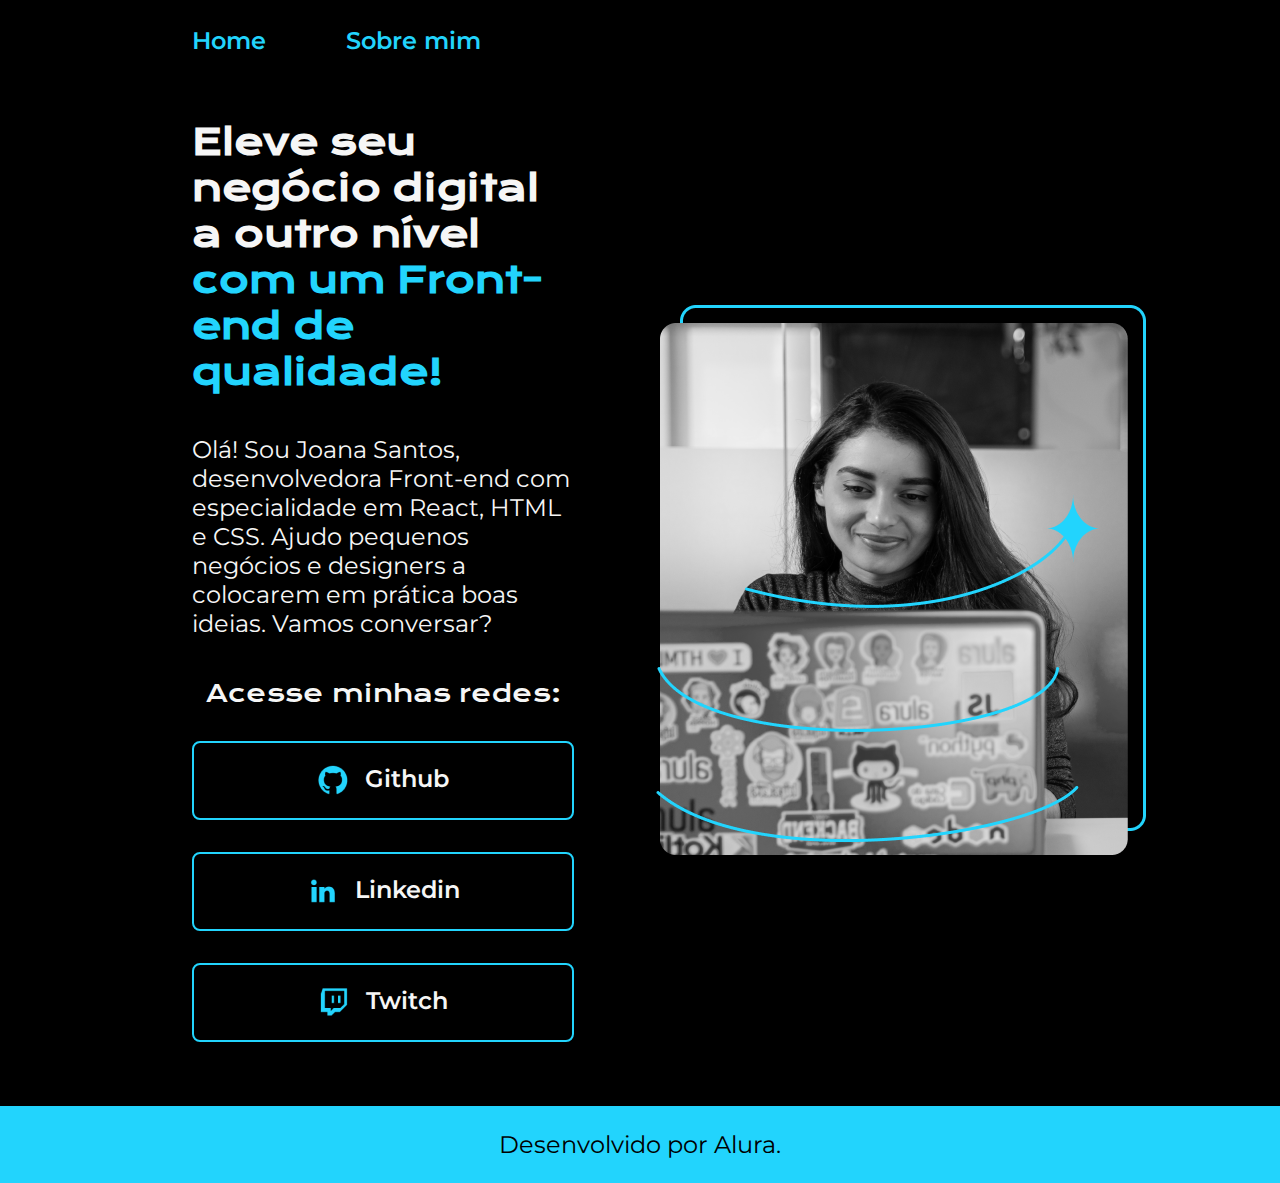
<file: index.html>
<!DOCTYPE html>
<html lang="pt-br">
<head>
    <meta charset="UTF-8">
    <meta name="viewport" content="width=device-width, initial-scale=1.
    0">
    <title>Portfolio</title>
    <link rel="stylesheet" href="./styles/style.css">
</head>
<body>
    <header class="cabecalho">
        <nav class="cabecalho__menu">
            <a class="cabecalho__menu__link" href="index.html">Home</a>
            <a class="cabecalho__menu__link" href="about.html">Sobre mim</a>
        </nav>
    </header>
        <main class="apresentacao">
            <section class="apresentacao__conteudo">
                    <h1 class="apresentacao__conteudo__titulo">Eleve seu negócio digital a outro nível 
                        <strong class="titulo-destaque">com um Front-end de qualidade!</strong></h1>

                        <p class="apresentacao__conteudo__texto">Olá! Sou Joana Santos, desenvolvedora Front-end com especialidade em React, HTML e CSS.
                            Ajudo pequenos negócios e designers a colocarem em prática boas ideias. Vamos conversar?</p>

                            <div class="apresentacao__links">
                                <h2 class="apresentacao__links__subtitulo">Acesse minhas redes:</h2>
                    <a class="apresentacao__links__link" href="https://github.com/muriloaldair">
                        <img src="./assets/Logo Github.png">
                        Github
                    </a>
                    <a class="apresentacao__links__link" href="https://linkedin.com/muriloaldair">
                        <img src="./assets/Logo linkedin.png">
                        Linkedin
                    </a>
                    <a class="apresentacao__links__link" href="https://twitch.tv/hyenn1">
                        <img src="./assets/Logo Twitch.png">
                        Twitch
                    </a>
                </div>
            </section> 
    <img src="./assets/Imagem.png" alt="foto da joana programando">
        </main>
    <footer class="rodape">
        <p>Desenvolvido por Alura.</p>
    </footer>
</body>
</html>
</file>
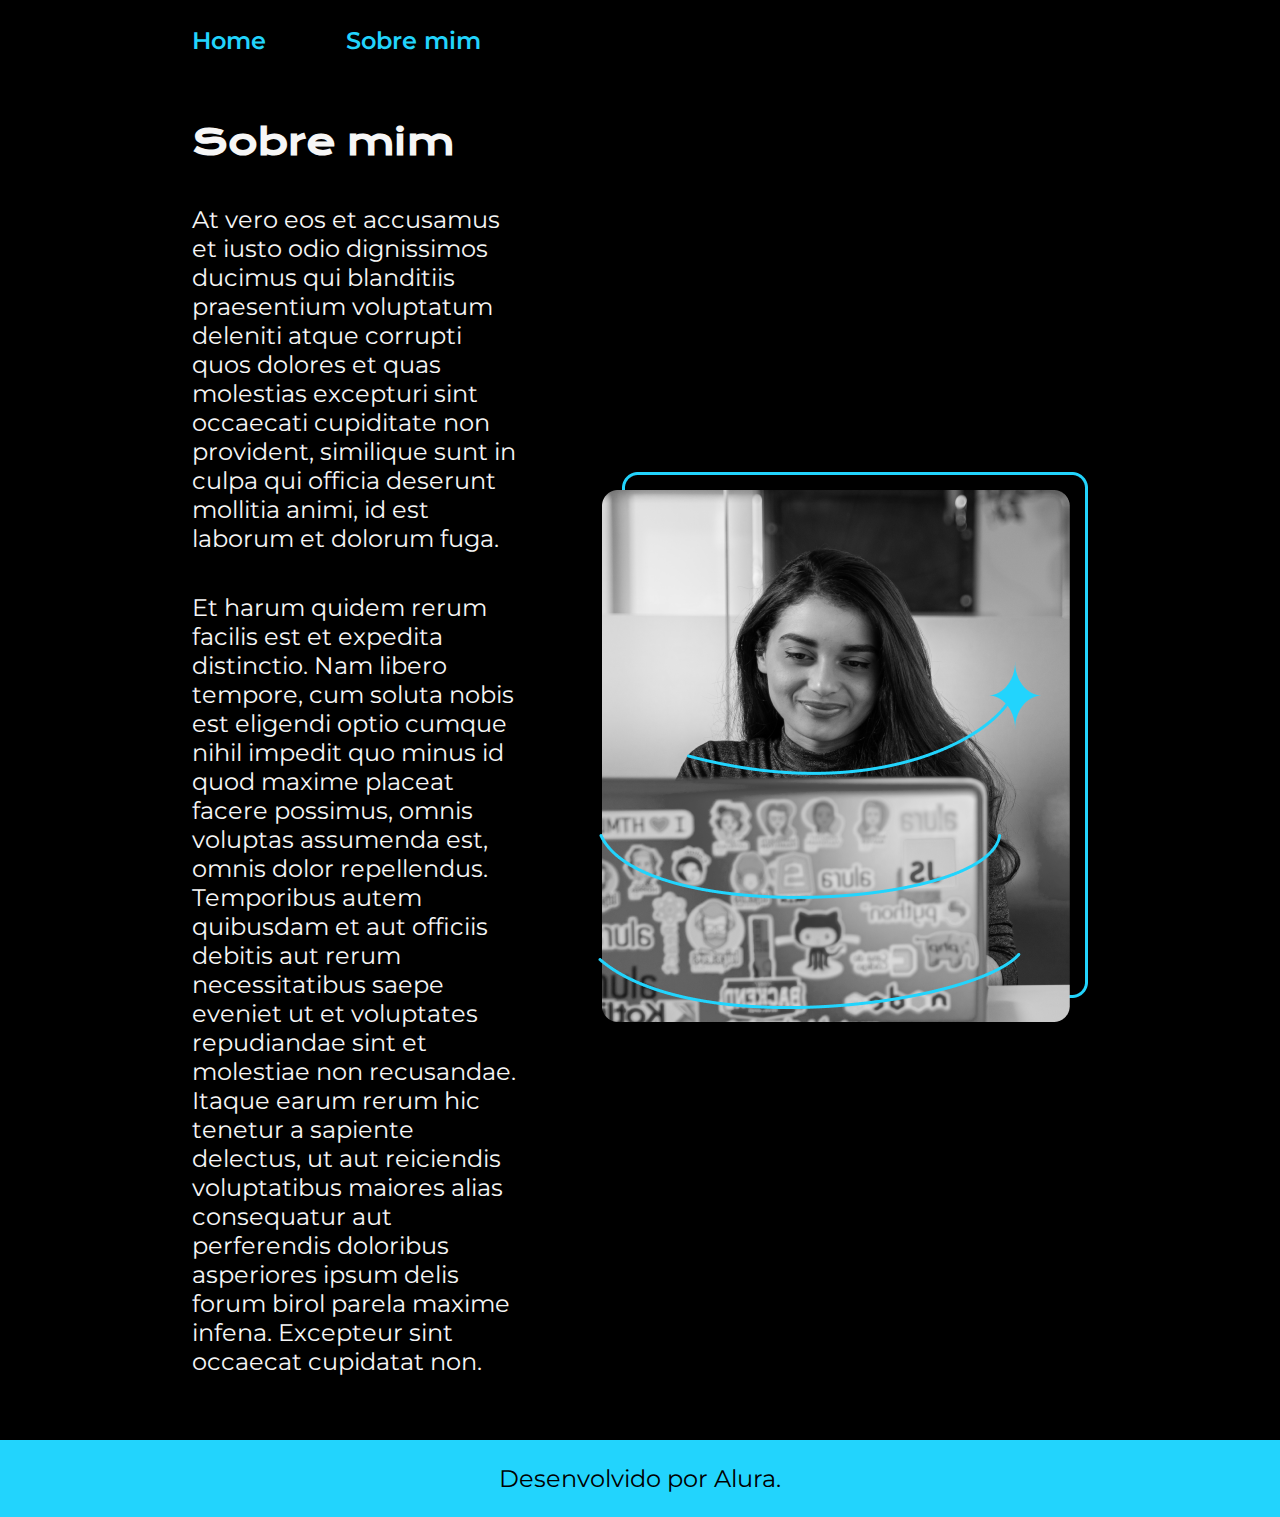
<file: about.html>
<!DOCTYPE html>
<html lang="pt-br">
<head>
    <meta charset="UTF-8">
    <meta name="viewport" content="width=device-width, initial-scale=1.0">
    <title>Sobre mim</title>
    <link rel="stylesheet" href="./styles/style.css">
</head>
<body>
    <header class="cabecalho">
        <nav class="cabecalho__menu">
            <a class="cabecalho__menu__link" href="index.html">Home</a>
            <a class="cabecalho__menu__link" href="about.html">Sobre mim</a>
        </nav>
    </header>

    <main class="apresentacao">
        <section class="apresentacao__conteudo">
            <h1 class="apresentacao__conteudo__titulo"></h1class>Sobre mim</h1>
            <p class="apresentacao__conteudo__texto"> At vero eos et accusamus et iusto odio dignissimos ducimus qui blanditiis 
                praesentium voluptatum deleniti atque corrupti quos dolores et quas molestias excepturi sint occaecati cupiditate non provident, 
                similique sunt in culpa qui officia deserunt mollitia animi, id est laborum et dolorum fuga.</p>
            <p class="apresentacao__conteudo__texto"> Et harum quidem rerum facilis est et expedita distinctio. Nam libero tempore, cum soluta nobis est eligendi optio cumque nihil impedit 
                quo minus id quod maxime placeat facere possimus, omnis voluptas assumenda est, omnis dolor repellendus. Temporibus autem quibusdam et 
                aut officiis debitis aut rerum necessitatibus saepe eveniet ut et voluptates repudiandae sint et molestiae non recusandae. Itaque earum 
                rerum hic tenetur a sapiente delectus, ut aut reiciendis voluptatibus maiores alias consequatur aut perferendis doloribus asperiores ipsum 
                delis forum birol parela maxime infena. Excepteur sint occaecat cupidatat non.</p>
        </section>
        <img src="./assets/Imagem.png" alt="foto da joana programando">
    </main>

    <footer class="rodape">
        <p>Desenvolvido por Alura.</p>
    </footer>
</body>
</html>
</file>
<file: styles/style.css>
@import url('https://fonts.googleapis.com/css2?family=Krona+One&family=Montserrat:wght@400;600&display=swap');

:root {
    --cor--primaria: #000000;
    --cor--secundaria: #F6F6F6;
    --cor--terciaria: #22D4FD;
    --cor-hover: #272727;
    --fonte-primaria: 'Krona One', sans-serif;
    --fonte-secundaria: 'Montserrat', sans-serif;
}

* {
    margin: 0;
    padding: 0;
}

body {
    box-sizing: border-box;
    background-color: var(--cor--primaria);
    color: var(--cor--secundaria);
}

.cabecalho {
    padding: 2% 0% 0% 15%;
}

.cabecalho__menu {
    display: flex;
    gap: 80px;
}

.cabecalho__menu__link {
    color: var(--cor--terciaria);
    font-family: var(--fonte-secundaria);
    font-size: 1.5rem;
    font-weight: 600;
    text-decoration: none;
}

.apresentacao {
    display: flex;
    align-items: center;
    justify-content: space-between;
    padding: 5% 15%;
    gap: 82px;
}

.apresentacao__conteudo {
    width: 615px;
    display: flex;
    flex-direction: column;
    gap: 40px;
}

.apresentacao__conteudo__titulo {
    font-size: 2.25rem;
    font-family: var(--fonte-primaria);
    
}

.titulo-destaque {
    color: var(--cor--terciaria);
}

.apresentacao__conteudo__texto {
    font-size: 1.5rem;
    font-family: var(--fonte-secundaria);
}

.apresentacao__links {
    display: flex;
    flex-direction: column;
    align-items: center;
    justify-content: space-between;
    gap: 32px;
}

.apresentacao__links__subtitulo {
    font-family: var(--fonte-primaria);
    font-weight: 400;
    font-size: 1.5rem;

}

.apresentacao__links__link {
    display: flex;
    justify-content: center;
    gap: 16px;
    border: 2px solid var(--cor--terciaria);
    width: 378px;
    text-align: center;
    border-radius: 8px;
    font-size: 1.5rem;
    font-weight: 600;
    padding: 21.5px 0;
    text-decoration: none;
    color: var(--cor--secundaria);
    font-family: var(--fonte-secundaria);
}

.apresentacao__links__link:hover {
    background-color: var(--cor-hover);
}

.rodape {
    padding: 24px;
    color: var(--cor--primaria);
    background-color: var(--cor--terciaria);
    text-align: center;
    font-family: var(--fonte-secundaria);
    font-weight: 400;
    font-size: 1.5rem;
}
</file>
